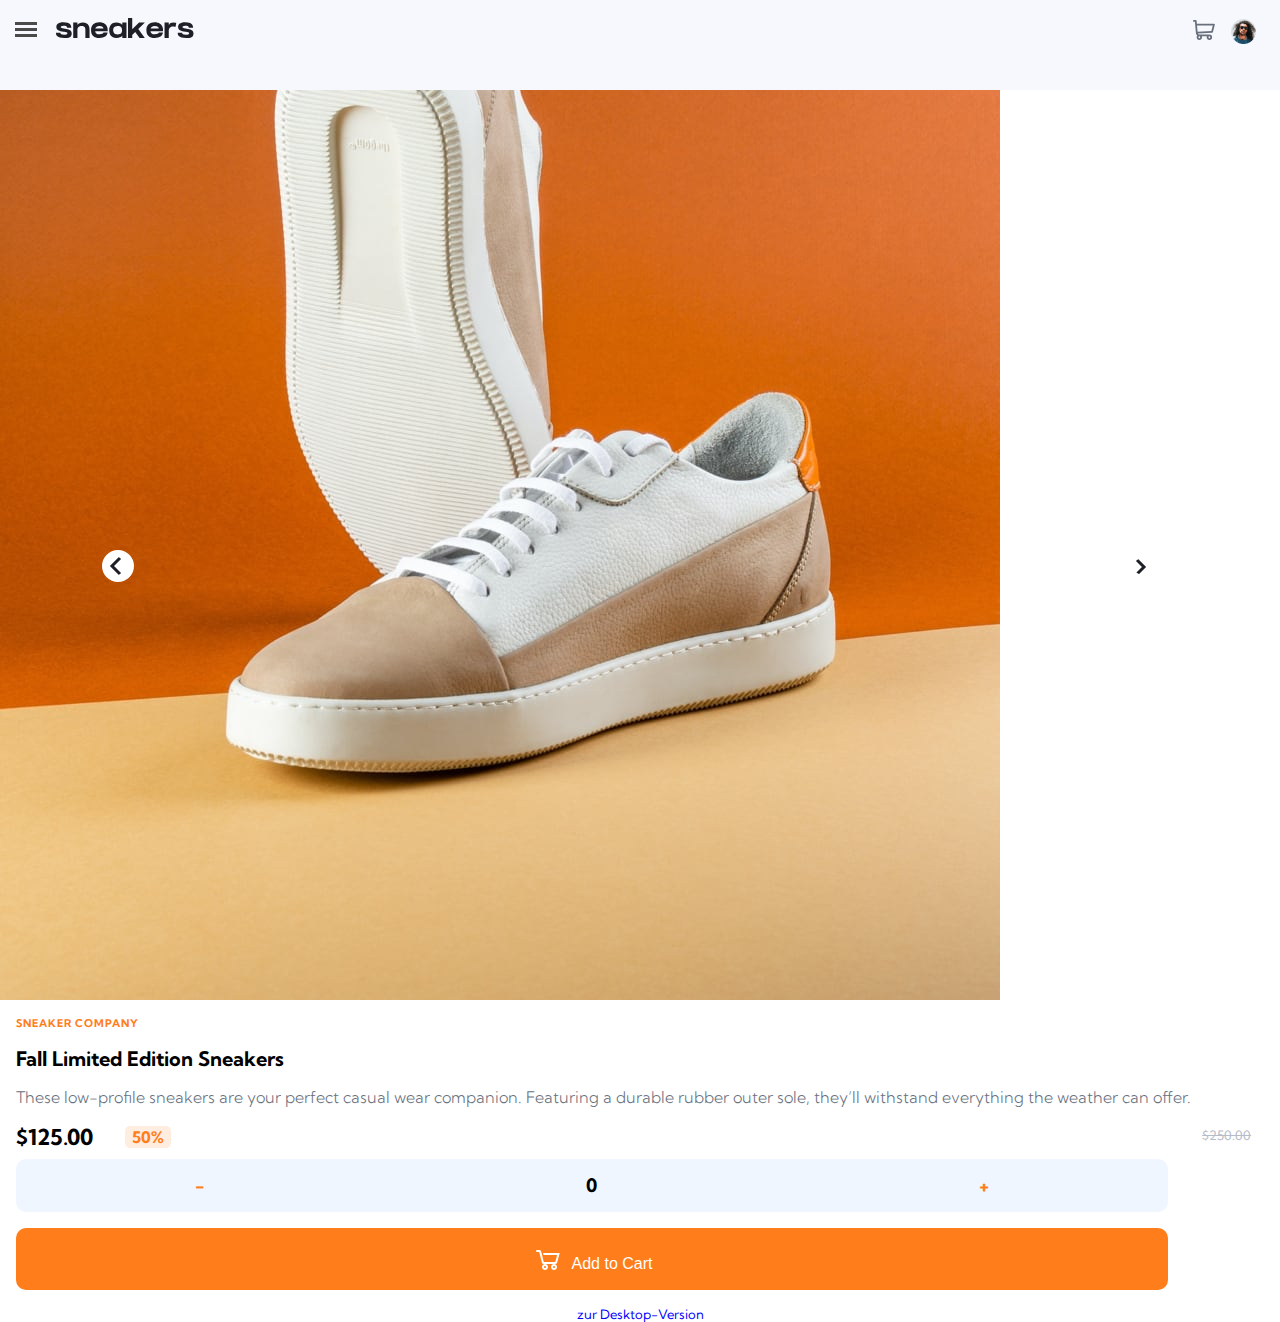
<file: index.html>
<!DOCTYPE html>
<html lang="en">
<head>
  <meta charset="UTF-8">
  <meta name="viewport" content="width=375, height=792, initial-scale=1.0"> 
  <link rel="icon" type="image/png" sizes="32x32" href="./images/favicon-32x32.png">
  <link rel="stylesheet" href="./css/mobile.css">
  <title>Frontend Mentor | E-commerce product page</title>
</head>
<body>
  <nav>
    <div id="sidebarContainer">
      <input type="checkbox" class="openSideMenu" id="openSideMenu">
      <label for="openSideMenu" class="sideIconToggle">
        <div class="spinner diagonal part-1"></div>
        <div class="spinner horizontal"></div>
        <div class="spinner diagonal part-2"></div>
      </label>
      <div id="sideMenu">
        <ul class="sideMenuInner">
          <li class="active"><a href="#" data-toggle="tab">Collections</a></li>
          <li><a href="#" data-toggle="tab">Men</a></li>
          <li><a href="#" data-toggle="tab">Women</a></li>
          <li><a href="#" data-toggle="tab">About</a></li>
          <li><a href="#" data-toggle="tab">Contact</a></li>
        </ul>
      </div>
      <div class="logo">
        <svg width="138" height="20" xmlns="http://www.w3.org/2000/svg">
          <path d="M8.217 20c4.761 0 7.519-.753 7.519-4.606 0-3.4-3.38-4.172-6.66-4.682l-.56-.085-.279-.041-.35-.053c-2.7-.405-3.18-.788-3.18-1.471 0-.478.49-1.331 2.843-1.331 2.455 0 3.493.647 3.493 1.87v.134h4.281v-.133c0-2.389-1.35-5.238-7.774-5.238-5.952 0-7.201 2.584-7.201 4.752 0 3.097 2.763 4.086 7.223 4.675.21.028.433.054.659.081 1.669.197 3.172.42 3.172 1.585 0 1.01-1.615 1.222-3.298 1.222-2.797 0-3.784-.593-3.784-1.92v-.134H.002L0 14.926v.317c.008.79.118 1.913 1.057 2.862C2.303 19.362 4.712 20 8.217 20Zm13.21 0v-7.49c0-2.104.547-4.423 4.176-4.423 3.915 0 3.778 2.777 3.768 4.042V20h4.18v-7.768c0-2.264-.176-7.766-6.732-7.766-2.778 0-4.192.911-5.195 2.28h-.197V4.467H17.22V20h4.207Zm21.959 0c5.094 0 7.787-2.07 8.217-5.405H47.53c-.386 1.02-1.63 1.72-4.143 1.72-2.721 0-3.962-1.03-4.25-3.106h12.527c.24-2.13-.029-5.417-3.026-7.44v.005c-1.312-.915-3.056-1.465-5.251-1.465-5.24 0-8.336 2.772-8.336 7.845 0 5.17 3.02 7.846 8.336 7.846Zm4.099-9.574h-8.188c.486-1.574 1.764-2.431 4.089-2.431 2.994 0 3.755 1.267 4.099 2.431ZM70.499 20V4.457H66.29V6.74h-.176c-1.053-1.377-2.809-2.283-5.677-2.283-6.433 0-7.225 5.293-7.253 7.635v.137c0 2.092.732 7.771 7.241 7.771 2.914 0 4.684-.818 5.734-2.169h.131V20H70.5Zm-8.854-3.623c-3.996 0-4.447-3.032-4.447-4.148 0-1.21.426-4.148 4.455-4.148 3.631 0 4.374 2.044 4.374 4.148 0 2.35-.742 4.148-4.382 4.148ZM88.826 20l-6.529-9.045 6.588-6.488h-5.827l-6.836 6.756V0h-4.187v19.954h4.187V16.94l3.02-2.976L83.6 20h5.226Zm9.9 0c5.094 0 7.786-2.07 8.217-5.405h-4.074c-.387 1.02-1.63 1.72-4.143 1.72-2.721 0-3.962-1.03-4.25-3.106h12.527c.24-2.13-.029-5.417-3.026-7.44v.005c-1.312-.915-3.057-1.465-5.251-1.465-5.24 0-8.336 2.772-8.336 7.845 0 5.17 3.02 7.846 8.336 7.846Zm4.098-9.574h-8.187c.485-1.574 1.763-2.431 4.089-2.431 2.994 0 3.755 1.267 4.098 2.431ZM112.76 20v-6.97c0-2.103.931-4.542 4.05-4.542 1.33 0 2.393.236 2.785.346l.67-3.976c-.728-.16-1.626-.392-2.757-.392-2.665 0-3.622.794-4.486 2.282h-.262V4.466h-4.21V20h4.21Zm17.221 0c4.761 0 7.519-.753 7.519-4.606 0-3.4-3.38-4.172-6.66-4.682l-.56-.085-.279-.041-.349-.053c-2.701-.405-3.181-.788-3.181-1.471 0-.478.49-1.331 2.843-1.331 2.455 0 3.493.647 3.493 1.87v.134h4.282v-.133c0-2.389-1.35-5.238-7.775-5.238-5.952 0-7.201 2.584-7.201 4.752 0 3.097 2.763 4.086 7.224 4.675.21.028.432.054.658.081 1.669.197 3.172.42 3.172 1.585 0 1.01-1.615 1.222-3.298 1.222-2.796 0-3.784-.593-3.784-1.92v-.134h-4.319l-.001.301v.317c.008.79.117 1.913 1.056 2.862 1.246 1.257 3.655 1.895 7.16 1.895Z" fill="#1D2026" fill-rule="nonzero"/></svg>
      </div>
      <div class="right-icons">
        <div>
          <svg id="cart" width="22" height="20" xmlns="http://www.w3.org/2000/svg"><path d="M20.925 3.641H3.863L3.61.816A.896.896 0 0 0 2.717 0H.897a.896.896 0 1 0 0 1.792h1l1.031 11.483c.073.828.52 1.726 1.291 2.336C2.83 17.385 4.099 20 6.359 20c1.875 0 3.197-1.87 2.554-3.642h4.905c-.642 1.77.677 3.642 2.555 3.642a2.72 2.72 0 0 0 2.717-2.717 2.72 2.72 0 0 0-2.717-2.717H6.365c-.681 0-1.274-.41-1.53-1.009l14.321-.842a.896.896 0 0 0 .817-.677l1.821-7.283a.897.897 0 0 0-.87-1.114ZM6.358 18.208a.926.926 0 0 1 0-1.85.926.926 0 0 1 0 1.85Zm10.015 0a.926.926 0 0 1 0-1.85.926.926 0 0 1 0 1.85Zm2.021-7.243-13.8.81-.57-6.341h15.753l-1.383 5.53Z" fill="#69707D" fill-rule="nonzero"/></svg>
          <span id="cart-quantity"></span>
        </div>
        <img id="avatar" src="./img/image-avatar.png" alt="avatar">
      </div>
      </div>
    </div>
  </nav>
<main>
  <header class="image-container">
    <img id="product-main" src="./img/image-product-1.jpg" alt="">
    <div class="previous-next">
      <svg class="previous-icon" width="12" height="18" xmlns="http://www.w3.org/2000/svg"><path d="M11 1 3 9l8 8" stroke="#1D2026" stroke-width="3" fill="none" fill-rule="evenodd"/></svg>
      <svg class="next-icon" width="13" height="18" xmlns="http://www.w3.org/2000/svg"><path d="m2 1 8 8-8 8" stroke="#1D2026" stroke-width="3" fill="none" fill-rule="evenodd"/></svg>
    </div>
  </header>
    <section>
      <article>
      <h6>SNEAKER COMPANY</h5>
      <h1>Fall Limited Edition Sneakers</h1>
      <p>These low-profile sneakers are your perfect casual wear companion. Featuring a 
        durable rubber outer sole, they’ll withstand everything the weather can offer.
      </p>
    </article>
    <div class="pricing-area">
      <div class="area-left">
      <p id="price">$125.00</p>
      <p id="discount">50%</p>
      </div>
      <div class="area-right">
      <del>$250.00</del>
      </div>
    </div>
    <div class="quantity-box">
      <h3 id="minus" onclick="updateQuantity(-1)">-</h3>
      <h3 id="quantity">0</h3>
      <h3 id="plus" onclick="updateQuantity(1)">+</h3>
    </div>
    <button id="addToCartButton" onclick="addToCart()">
      <img class="btn-cart" src="./img/btn-cart.png" alt=""><span>Add to Cart</span>
    </button>
    <div id="move-page">
    <a href="./desktop/index.html">zur Desktop-Version</a>
    </div>
  </section>
  </main>
  <script src="./js/mobile.js"></script>
  </body>
  </html>
</file>
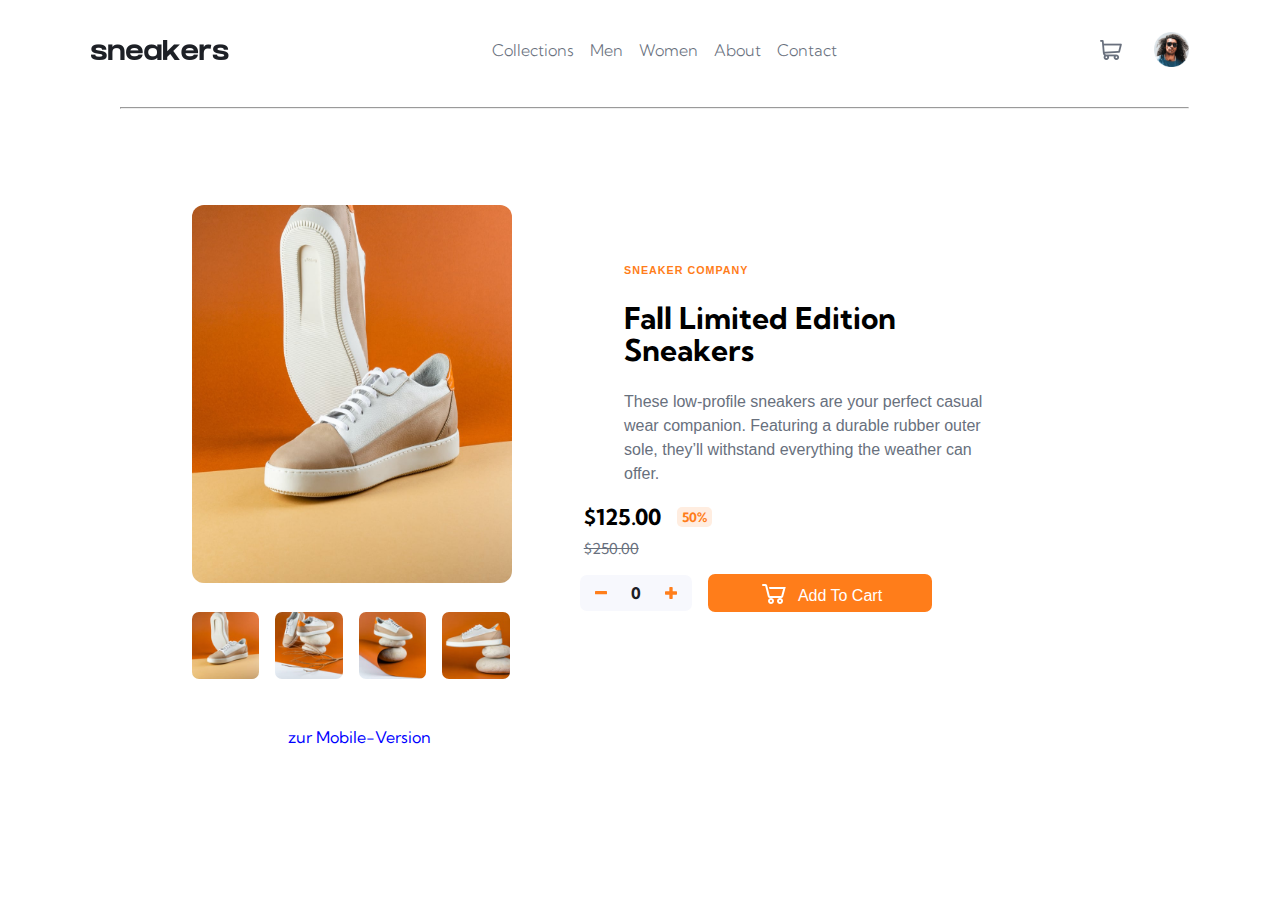
<file: desktop/index.html>
<!DOCTYPE html>
<html lang="en">
  <head>
    <meta charset="UTF-8" />
    <meta name="viewport" content="width=1440, height=900, initial-scale=1.0" />
    <title>Frontend Mentor | E-commerce product page</title>
    <link rel="stylesheet" href="../css/desktop.css" />
    <link rel="stylesheet" href="../css/lightbox.css" />
  </head>
  <body>
    <main>
      <nav>
        <img src="../img/logo.png" alt="logo" />
        <ul>
          <li><a href="#">Collections</a></li>
          <li><a href="#">Men</a></li>
          <li><a href="#">Women</a></li>
          <li><a href="#">About</a></li>
          <li><a href="#">Contact</a></li>
        </ul>
        <div class="right-icons">
          <img id="cart" src="../img/icon-cart.png" alt="cart" />
          <span id="cart-quantity"></span>
          <img id="avatar" src="../img/image-avatar.png" alt="avatar" />
        </div>
      </nav>
      <hr />
      <section>
        <img
          id="product-main"
          src="../img/image-product-1.jpg"
          alt="main-pic"
        />
        <article>
          <h6>SNEAKER COMPANY</h6>
          <h1>Fall Limited Edition Sneakers</h1>
          <p>
            These low-profile sneakers are your perfect casual wear companion.
            Featuring a durable rubber outer sole, they’ll withstand everything
            the weather can offer.
          </p>
        </article>
      </section>
      <div class="price-description">
        <p id="price">$125.00</p>
        <p id="discount">50%</p>
      </div>
      <div class="retail-price">
        <del>$250.00</del>
      </div>
      <div class="order-field">
        <div class="quantity-box">
          <svg
            id="minus"
            width="12"
            height="4"
            xmlns="http://www.w3.org/2000/svg"
            xmlns:xlink="http://www.w3.org/1999/xlink"
          >
            <defs>
              <path
                d="M11.357 3.332A.641.641 0 0 0 12 2.69V.643A.641.641 0 0 0 11.357 0H.643A.641.641 0 0 0 0 .643v2.046c0 .357.287.643.643.643h10.714Z"
                id="a"
              />
            </defs>
            <use
              fill="#FF7E1B"
              fill-rule="nonzero"
              xlink:href="#a"
              onclick="updateQuantity(-1)"
            />
          </svg>
          <h3 id="quantity">0</h3>
          <svg
            id="plus"
            width="12"
            height="12"
            xmlns="http://www.w3.org/2000/svg"
            xmlns:xlink="http://www.w3.org/1999/xlink"
          >
            <defs>
              <path
                d="M12 7.023V4.977a.641.641 0 0 0-.643-.643h-3.69V.643A.641.641 0 0 0 7.022 0H4.977a.641.641 0 0 0-.643.643v3.69H.643A.641.641 0 0 0 0 4.978v2.046c0 .356.287.643.643.643h3.69v3.691c0 .356.288.643.644.643h2.046a.641.641 0 0 0 .643-.643v-3.69h3.691A.641.641 0 0 0 12 7.022Z"
                id="b"
              />
            </defs>
            <use
              fill="#FF7E1B"
              fill-rule="nonzero"
              xlink:href="#b"
              id="plus"
              onclick="updateQuantity(1)"
            />
          </svg>
        </div>
        <button id="addToCartButton" onclick="addToCart()">
          <img class="btn-cart" src="../img/btn-cart.png" alt="btn-cart" /><span
            >Add To Cart</span
          >
        </button>
      </div>
      <div class="gallery">
        <img
          class="thumb-one"
          src="../img/image-product-1-thumbnail.jpg"
          alt="thumb"
          onclick="openLightBox('thumb-one')"
        />
        <img
          class="thumb-two"
          src="../img/image-product-2-thumbnail.jpg"
          alt="thumb"
          onclick="openLightBox('thumb-two')"
        />
        <img
          class="thumb-three"
          src="../img/image-product-3-thumbnail.jpg"
          alt="thumb"
          onclick="openLightBox('thumb-three')"
        />
        <img
          class="thumb-four"
          src="../img/image-product-4-thumbnail.jpg"
          alt="thumb"
          onclick="openLightBox('thumb-four')"
        />
      </div>
      <section class="lightbox-area">
        <div id="lightbox" onclick="closeLightBox()">
          <img id="icon-close" src="../img/icon-close.png" alt="close" />
          <img
            id="prev-icon"
            src="../img/icon-previous.png"
            alt="previous"
            onclick="changeImage(-1)"
          />
          <div class="main-pic">
            <img
              id="product-one"
              class="thumb-one"
              src="../img/image-product-1.jpg"
              alt="image-1"
            />
            <img
              id="product-two"
              class="thumb-two"
              src="../img/image-product-2.jpg"
              alt="image-2"
            />
            <img
              id="product-three"
              class="thumb-three"
              src="../img/image-product-3.jpg"
              alt="image-3"
            />
            <img
              id="product-four"
              class="thumb-four"
              src="../img/image-product-4.jpg"
              alt="image-4"
            />
          </div>
          <img
            id="next-icon"
            src="../img/icon-next.png"
            alt="next"
            onclick="changeImage(1)"
          />
          <div id="lightbox-container">
            <img
              class="thumb-one"
              src="../img/image-product-1-thumbnail.jpg"
              alt="thumb-one"
            />
            <img
              class="thumb-two"
              src="../img/image-product-2-thumbnail.jpg"
              alt="thumb-two"
            />
            <img
              class="thumb-three"
              src="../img/image-product-3-thumbnail.jpg"
              alt="thumb-three"
            />
            <img
              class="thumb-four"
              src="../img/image-product-4-thumbnail.jpg"
              alt="thumb-four"
            />
          </div>
        </div>
      </section>
      <a id="move-page" href="../index.html">zur Mobile-Version</a>
    </main>
    <script src="../js/desktop.js"></script>
    <script src="../js/lightbox.js"></script>
  </body>
</html>
</file>
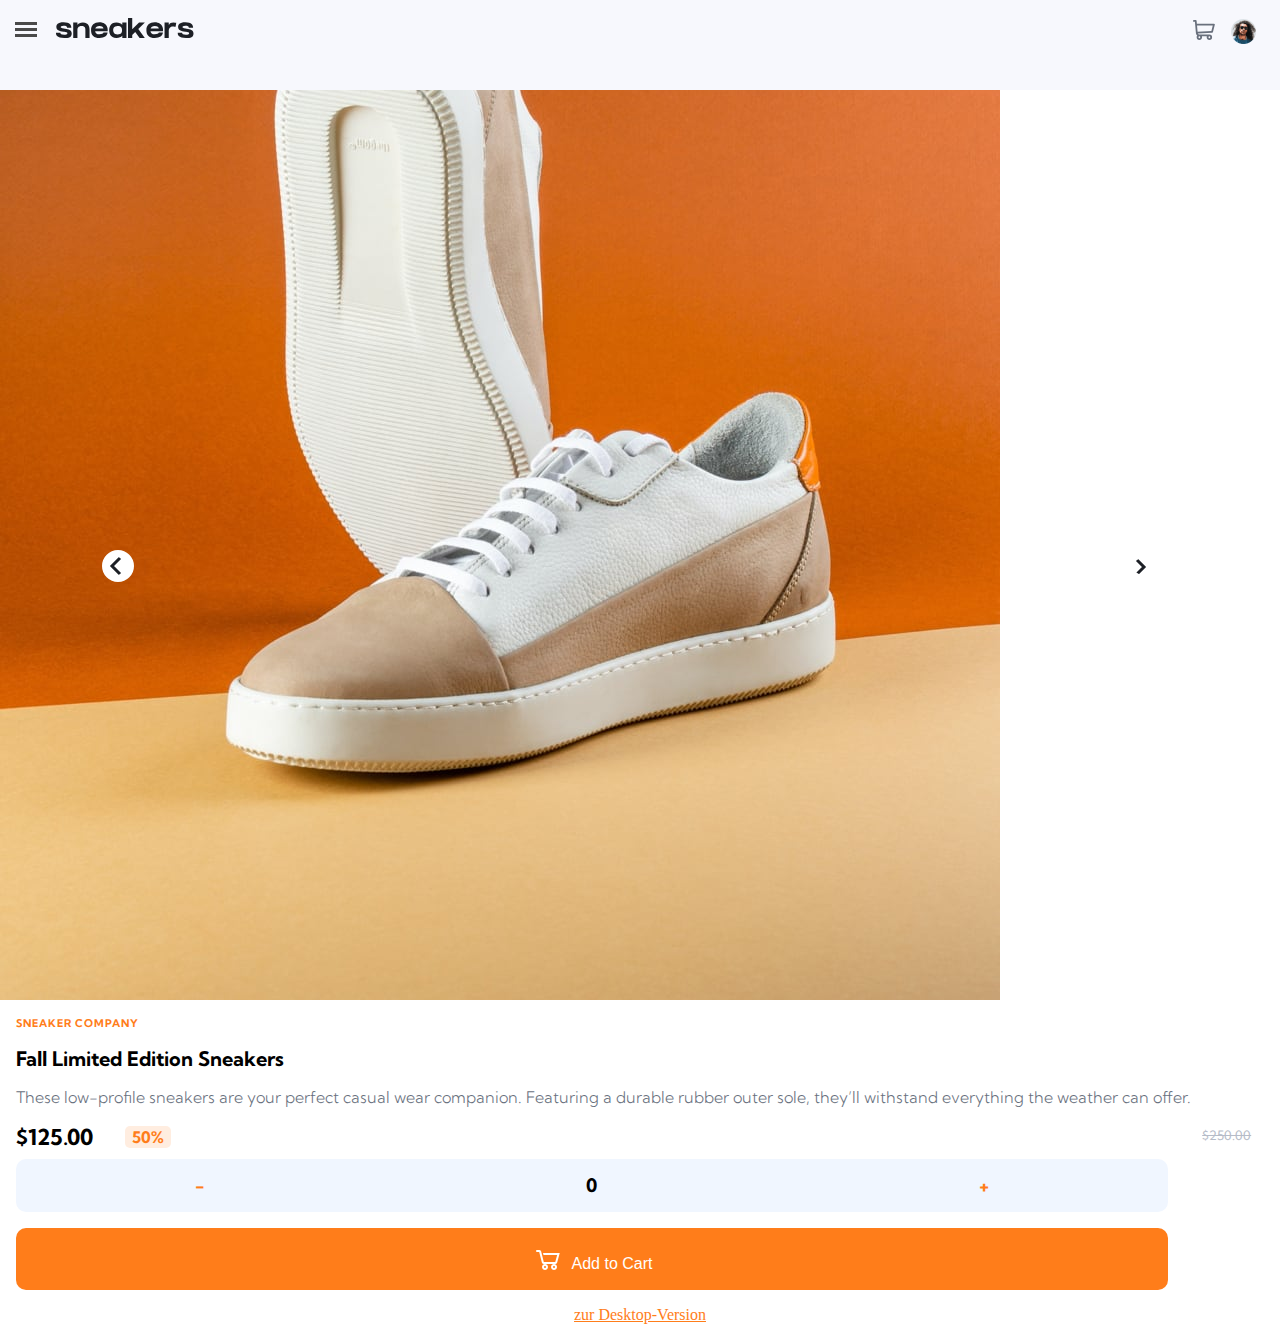
<file: mobile/index.html>
<!DOCTYPE html>
<html lang="en">
<head>
  <meta charset="UTF-8">
  <meta name="viewport" content="width=375, height=792, initial-scale=1.0"> 
  <link rel="icon" type="image/png" sizes="32x32" href="./images/favicon-32x32.png">
  <link rel="stylesheet" href="../css/mobile.css">
  <title>Frontend Mentor | E-commerce product page</title>
</head>
<body>
  <nav>
    <div id="sidebarContainer">
      <input type="checkbox" class="openSideMenu" id="openSideMenu">
      <label for="openSideMenu" class="sideIconToggle">
        <div class="spinner diagonal part-1"></div>
        <div class="spinner horizontal"></div>
        <div class="spinner diagonal part-2"></div>
      </label>
      <div id="sideMenu">
        <ul class="sideMenuInner">
          <li class="active"><a href="#" data-toggle="tab">Collections</a></li>
          <li><a href="#" data-toggle="tab">Men</a></li>
          <li><a href="#" data-toggle="tab">Women</a></li>
          <li><a href="#" data-toggle="tab">About</a></li>
          <li><a href="#" data-toggle="tab">Contact</a></li>
        </ul>
      </div>
      <div class="logo">
        <svg width="138" height="20" xmlns="http://www.w3.org/2000/svg">
          <path d="M8.217 20c4.761 0 7.519-.753 7.519-4.606 0-3.4-3.38-4.172-6.66-4.682l-.56-.085-.279-.041-.35-.053c-2.7-.405-3.18-.788-3.18-1.471 0-.478.49-1.331 2.843-1.331 2.455 0 3.493.647 3.493 1.87v.134h4.281v-.133c0-2.389-1.35-5.238-7.774-5.238-5.952 0-7.201 2.584-7.201 4.752 0 3.097 2.763 4.086 7.223 4.675.21.028.433.054.659.081 1.669.197 3.172.42 3.172 1.585 0 1.01-1.615 1.222-3.298 1.222-2.797 0-3.784-.593-3.784-1.92v-.134H.002L0 14.926v.317c.008.79.118 1.913 1.057 2.862C2.303 19.362 4.712 20 8.217 20Zm13.21 0v-7.49c0-2.104.547-4.423 4.176-4.423 3.915 0 3.778 2.777 3.768 4.042V20h4.18v-7.768c0-2.264-.176-7.766-6.732-7.766-2.778 0-4.192.911-5.195 2.28h-.197V4.467H17.22V20h4.207Zm21.959 0c5.094 0 7.787-2.07 8.217-5.405H47.53c-.386 1.02-1.63 1.72-4.143 1.72-2.721 0-3.962-1.03-4.25-3.106h12.527c.24-2.13-.029-5.417-3.026-7.44v.005c-1.312-.915-3.056-1.465-5.251-1.465-5.24 0-8.336 2.772-8.336 7.845 0 5.17 3.02 7.846 8.336 7.846Zm4.099-9.574h-8.188c.486-1.574 1.764-2.431 4.089-2.431 2.994 0 3.755 1.267 4.099 2.431ZM70.499 20V4.457H66.29V6.74h-.176c-1.053-1.377-2.809-2.283-5.677-2.283-6.433 0-7.225 5.293-7.253 7.635v.137c0 2.092.732 7.771 7.241 7.771 2.914 0 4.684-.818 5.734-2.169h.131V20H70.5Zm-8.854-3.623c-3.996 0-4.447-3.032-4.447-4.148 0-1.21.426-4.148 4.455-4.148 3.631 0 4.374 2.044 4.374 4.148 0 2.35-.742 4.148-4.382 4.148ZM88.826 20l-6.529-9.045 6.588-6.488h-5.827l-6.836 6.756V0h-4.187v19.954h4.187V16.94l3.02-2.976L83.6 20h5.226Zm9.9 0c5.094 0 7.786-2.07 8.217-5.405h-4.074c-.387 1.02-1.63 1.72-4.143 1.72-2.721 0-3.962-1.03-4.25-3.106h12.527c.24-2.13-.029-5.417-3.026-7.44v.005c-1.312-.915-3.057-1.465-5.251-1.465-5.24 0-8.336 2.772-8.336 7.845 0 5.17 3.02 7.846 8.336 7.846Zm4.098-9.574h-8.187c.485-1.574 1.763-2.431 4.089-2.431 2.994 0 3.755 1.267 4.098 2.431ZM112.76 20v-6.97c0-2.103.931-4.542 4.05-4.542 1.33 0 2.393.236 2.785.346l.67-3.976c-.728-.16-1.626-.392-2.757-.392-2.665 0-3.622.794-4.486 2.282h-.262V4.466h-4.21V20h4.21Zm17.221 0c4.761 0 7.519-.753 7.519-4.606 0-3.4-3.38-4.172-6.66-4.682l-.56-.085-.279-.041-.349-.053c-2.701-.405-3.181-.788-3.181-1.471 0-.478.49-1.331 2.843-1.331 2.455 0 3.493.647 3.493 1.87v.134h4.282v-.133c0-2.389-1.35-5.238-7.775-5.238-5.952 0-7.201 2.584-7.201 4.752 0 3.097 2.763 4.086 7.224 4.675.21.028.432.054.658.081 1.669.197 3.172.42 3.172 1.585 0 1.01-1.615 1.222-3.298 1.222-2.796 0-3.784-.593-3.784-1.92v-.134h-4.319l-.001.301v.317c.008.79.117 1.913 1.056 2.862 1.246 1.257 3.655 1.895 7.16 1.895Z" fill="#1D2026" fill-rule="nonzero"/></svg>
      </div>
      <div class="right-icons">
        <div>
          <svg id="cart" width="22" height="20" xmlns="http://www.w3.org/2000/svg"><path d="M20.925 3.641H3.863L3.61.816A.896.896 0 0 0 2.717 0H.897a.896.896 0 1 0 0 1.792h1l1.031 11.483c.073.828.52 1.726 1.291 2.336C2.83 17.385 4.099 20 6.359 20c1.875 0 3.197-1.87 2.554-3.642h4.905c-.642 1.77.677 3.642 2.555 3.642a2.72 2.72 0 0 0 2.717-2.717 2.72 2.72 0 0 0-2.717-2.717H6.365c-.681 0-1.274-.41-1.53-1.009l14.321-.842a.896.896 0 0 0 .817-.677l1.821-7.283a.897.897 0 0 0-.87-1.114ZM6.358 18.208a.926.926 0 0 1 0-1.85.926.926 0 0 1 0 1.85Zm10.015 0a.926.926 0 0 1 0-1.85.926.926 0 0 1 0 1.85Zm2.021-7.243-13.8.81-.57-6.341h15.753l-1.383 5.53Z" fill="#69707D" fill-rule="nonzero"/></svg>
          <span id="cart-quantity"></span>
        </div>
        <img id="avatar" src="../img/image-avatar.png" alt="avatar">
      </div>
      </div>
    </div>
  </nav>
<main>
  <header class="image-container">
    <img id="product-main" src="../img/image-product-1.jpg" alt="">
    <div class="previous-next">
      <svg class="previous-icon" width="12" height="18" xmlns="http://www.w3.org/2000/svg"><path d="M11 1 3 9l8 8" stroke="#1D2026" stroke-width="3" fill="none" fill-rule="evenodd"/></svg>
      <svg class="next-icon" width="13" height="18" xmlns="http://www.w3.org/2000/svg"><path d="m2 1 8 8-8 8" stroke="#1D2026" stroke-width="3" fill="none" fill-rule="evenodd"/></svg>
    </div>
  </header>
    <section>
      <article>
      <h6>SNEAKER COMPANY</h5>
      <h1>Fall Limited Edition Sneakers</h1>
      <p>These low-profile sneakers are your perfect casual wear companion. Featuring a 
        durable rubber outer sole, they’ll withstand everything the weather can offer.
      </p>
    </article>
    <div class="pricing-area">
      <div class="area-left">
      <p id="price">$125.00</p>
      <p id="discount">50%</p>
      </div>
      <div class="area-right">
      <del>$250.00</del>
      </div>
    </div>
    <div class="quantity-box">
      <h3 id="minus" onclick="updateQuantity(-1)">-</h3>
      <h3 id="quantity">0</h3>
      <h3 id="plus" onclick="updateQuantity(1)">+</h3>
    </div>
    <button id="addToCartButton" onclick="addToCart()">
      <img class="btn-cart" src="../img/btn-cart.png" alt=""><span>Add to Cart</span>
    </button>
    <a id="move-page" href="../desktop/index.html">zur Desktop-Version</a>
  </section>
  </main>
  <script src="../js/mobile.js"></script>
  </body>
  </html>
</file>
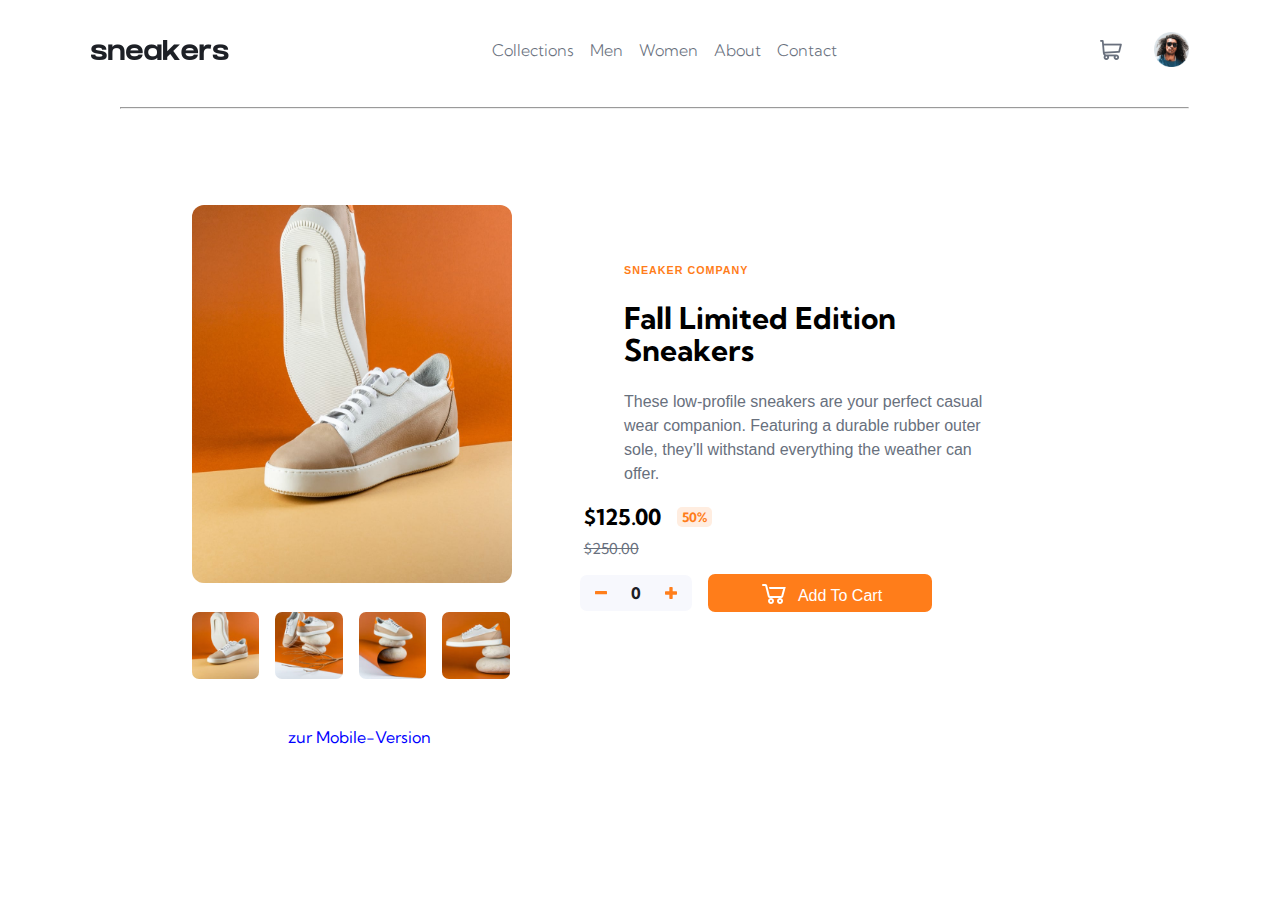
<file: desktop.html>
<!DOCTYPE html>
<html lang="en">
  <head>
    <meta charset="UTF-8" />
    <meta name="viewport" content="width=1440, height=900, initial-scale=1.0" />
    <title>Frontend Mentor | E-commerce product page</title>
    <link rel="stylesheet" href="css/desktop.css" />
    <link rel="stylesheet" href="css/lightbox.css" />

  </head>
  <body>
    <main>
      <nav>
        <img src="./img/logo.png" alt="logo" />
        <ul>
          <li><a href="#">Collections</a></li>
          <li><a href="#">Men</a></li>
          <li><a href="#">Women</a></li>
          <li><a href="#">About</a></li>
          <li><a href="#">Contact</a></li>
        </ul>
        <div class="right-icons">
          <img id="cart" src="./img/icon-cart.png" alt="cart">
          <span id="cart-quantity"></span>
          <img id="avatar" src="./img/image-avatar.png" alt="avatar" />
        </div>
      </nav>
      <hr />
    <section>
      <img id="product-main" src="./img/image-product-1.jpg" alt="main-pic">
      <article>
        <h6>SNEAKER COMPANY</h5>
          <h1>Fall Limited Edition Sneakers</h1>
          <p>These low-profile sneakers are your perfect casual wear companion. Featuring a 
            durable rubber outer sole, they’ll withstand everything the weather can offer.
          </p>
        </article>
      </section>
      <div class="price-description">
        <p id="price">$125.00</p>
        <p id="discount">50%</p>
        </div>
        <div class="retail-price">
        <del>$250.00</del>
        </div>
        <div class="order-field">
        <div class="quantity-box">
          <svg id="minus" width="12" height="4" xmlns="http://www.w3.org/2000/svg" xmlns:xlink="http://www.w3.org/1999/xlink"><defs><path d="M11.357 3.332A.641.641 0 0 0 12 2.69V.643A.641.641 0 0 0 11.357 0H.643A.641.641 0 0 0 0 .643v2.046c0 .357.287.643.643.643h10.714Z" id="a"/></defs><use fill="#FF7E1B" fill-rule="nonzero" xlink:href="#a" onclick="updateQuantity(-1)"/></svg>
          <h3 id="quantity">0</h3>
          <svg width="12" height="12" xmlns="http://www.w3.org/2000/svg" xmlns:xlink="http://www.w3.org/1999/xlink"><defs><path d="M12 7.023V4.977a.641.641 0 0 0-.643-.643h-3.69V.643A.641.641 0 0 0 7.022 0H4.977a.641.641 0 0 0-.643.643v3.69H.643A.641.641 0 0 0 0 4.978v2.046c0 .356.287.643.643.643h3.69v3.691c0 .356.288.643.644.643h2.046a.641.641 0 0 0 .643-.643v-3.69h3.691A.641.641 0 0 0 12 7.022Z" id="b"/></defs><use fill="#FF7E1B" fill-rule="nonzero" xlink:href="#b" id="plus"onclick="updateQuantity(1)"
            /></svg>
        </div>
        <button id="addToCartButton" onclick="addToCart()">
        <img class="btn-cart" src="./img/btn-cart.png" alt="btn-cart"><span>Add To Cart</span>
        </button>
        </div>
        <div class="gallery">
          <img class="thumb-one" src="./img/image-product-1-thumbnail.jpg" alt="thumb" onclick="openLightBox('thumb-one')"/>
          <img class="thumb-two" src="./img/image-product-2-thumbnail.jpg" alt="thumb" onclick="openLightBox('thumb-two')"/>
          <img class="thumb-three" src="./img/image-product-3-thumbnail.jpg" alt="thumb" onclick="openLightBox('thumb-three')"/>
          <img class="thumb-four" src="./img/image-product-4-thumbnail.jpg" alt="thumb" onclick="openLightBox('thumb-four')"/>
        </div>
        <section class="lightbox-area">
          <div id="lightbox" onclick="closeLightBox()">
            <img id="icon-close" src="./img/icon-close.png" alt="close">
            <img id="prev-icon" src="./img/icon-previous.png" alt="previous" onclick="showPrevImage()"">
            <div class="main-pic">
              <img id="product-one" class="thumb-one" src="./img/image-product-1.jpg" alt="image-1" />
              <img id="product-two" class="thumb-two" src="./img/image-product-2.jpg" alt="image-2" />
              <img id="product-three" class="thumb-three" src="./img/image-product-3.jpg" alt="image-3" />
              <img id="product-four" class="thumb-four" src="./img/image-product-4.jpg" alt="image-4" />
            </div>
            <img id="next-icon" src="./img/icon-next.png" alt="next" onclick="showPrevImage()">
            <div id="lightbox-container">
              <img class="thumb-one" src="./img/image-product-1-thumbnail.jpg" alt="thumb-one" />
              <img class="thumb-two" src="./img/image-product-2-thumbnail.jpg" alt="thumb-two" />
              <img class="thumb-three" src="./img/image-product-3-thumbnail.jpg" alt="thumb-three" />
              <img class="thumb-four" src="./img/image-product-4-thumbnail.jpg" alt="thumb-four" />
            </div>
          </div>
          </section>
          <a id="move-page" href="mobile.html">zur Mobile-Version</a>
          </main>
          <script src="./js/desktop.js"></script>
          <script src="./js/lightbox.js"></script>
        </body>
      </html>
</file>
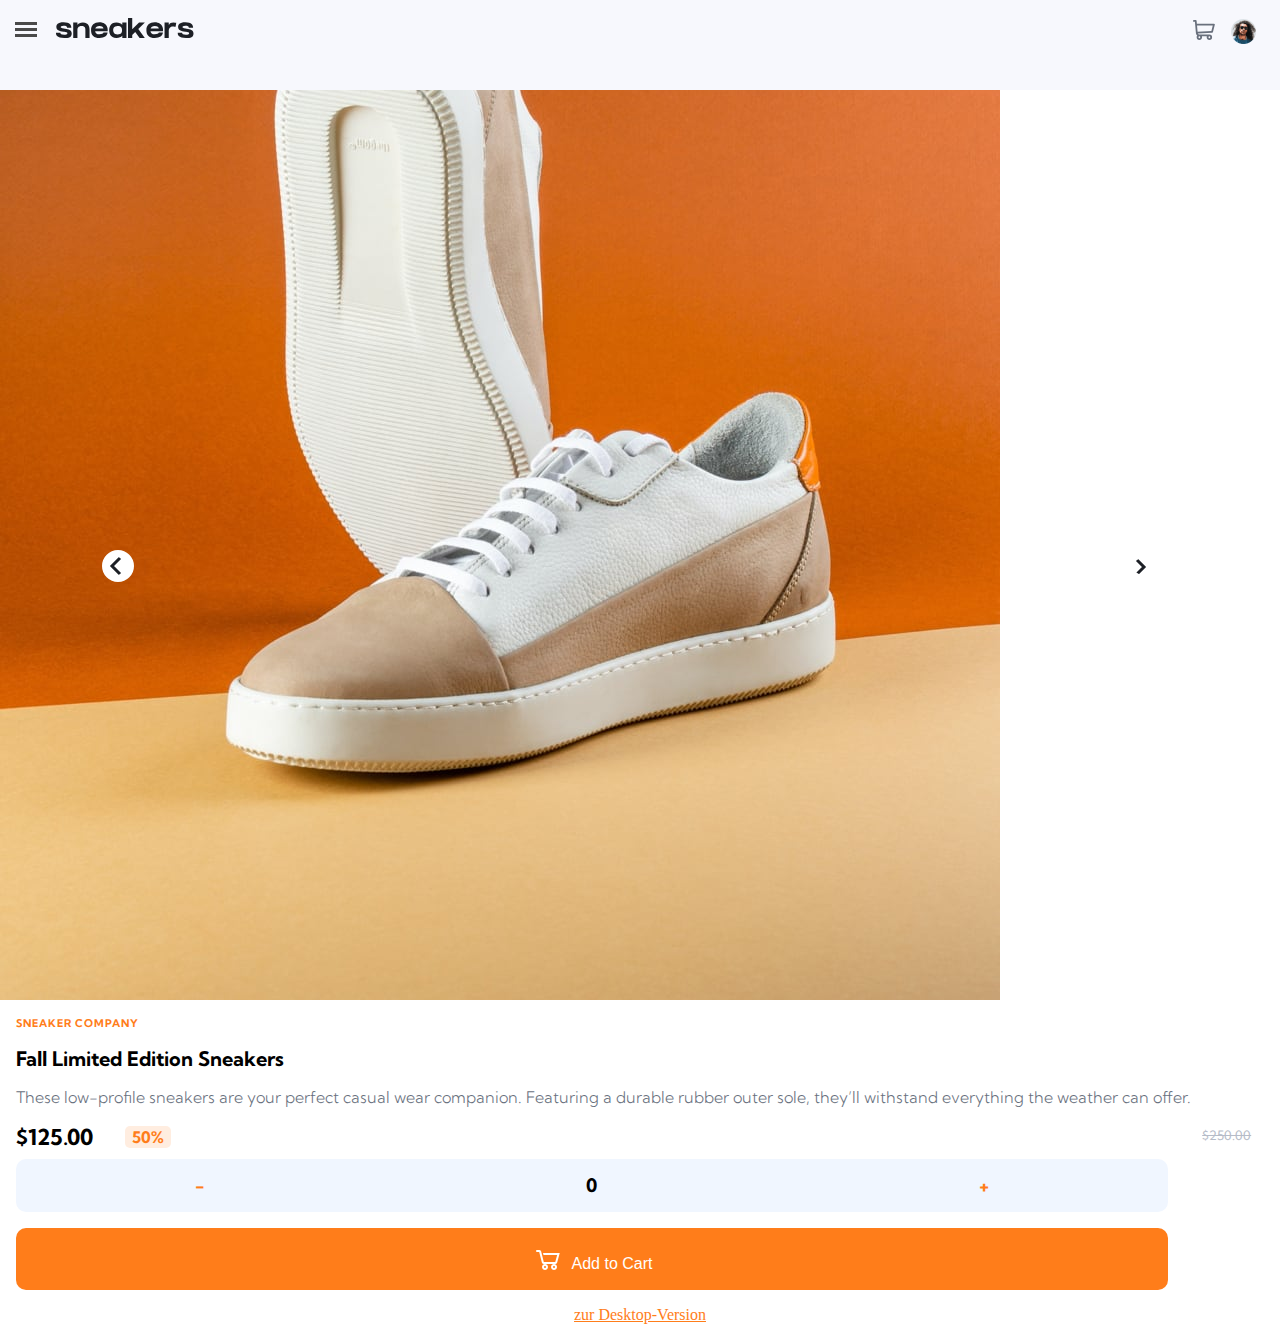
<file: index.mobile.html>
<!DOCTYPE html>
<html lang="en">
<head>
  <meta charset="UTF-8">
  <meta name="viewport" content="width=375, height=792, initial-scale=1.0"> 
  <link rel="icon" type="image/png" sizes="32x32" href="./images/favicon-32x32.png">
  <link rel="stylesheet" href="css/mobile.css">
  <title>Frontend Mentor | E-commerce product page</title>
</head>
<body>
  <nav>
    <div id="sidebarContainer">
      <input type="checkbox" class="openSideMenu" id="openSideMenu">
      <label for="openSideMenu" class="sideIconToggle">
        <div class="spinner diagonal part-1"></div>
        <div class="spinner horizontal"></div>
        <div class="spinner diagonal part-2"></div>
      </label>
      <div id="sideMenu">
        <ul class="sideMenuInner">
          <li class="active"><a href="#" data-toggle="tab">Collections</a></li>
          <li><a href="#" data-toggle="tab">Men</a></li>
          <li><a href="#" data-toggle="tab">Women</a></li>
          <li><a href="#" data-toggle="tab">About</a></li>
          <li><a href="#" data-toggle="tab">Contact</a></li>
        </ul>
      </div>
      <div class="logo">
        <svg width="138" height="20" xmlns="http://www.w3.org/2000/svg">
          <path d="M8.217 20c4.761 0 7.519-.753 7.519-4.606 0-3.4-3.38-4.172-6.66-4.682l-.56-.085-.279-.041-.35-.053c-2.7-.405-3.18-.788-3.18-1.471 0-.478.49-1.331 2.843-1.331 2.455 0 3.493.647 3.493 1.87v.134h4.281v-.133c0-2.389-1.35-5.238-7.774-5.238-5.952 0-7.201 2.584-7.201 4.752 0 3.097 2.763 4.086 7.223 4.675.21.028.433.054.659.081 1.669.197 3.172.42 3.172 1.585 0 1.01-1.615 1.222-3.298 1.222-2.797 0-3.784-.593-3.784-1.92v-.134H.002L0 14.926v.317c.008.79.118 1.913 1.057 2.862C2.303 19.362 4.712 20 8.217 20Zm13.21 0v-7.49c0-2.104.547-4.423 4.176-4.423 3.915 0 3.778 2.777 3.768 4.042V20h4.18v-7.768c0-2.264-.176-7.766-6.732-7.766-2.778 0-4.192.911-5.195 2.28h-.197V4.467H17.22V20h4.207Zm21.959 0c5.094 0 7.787-2.07 8.217-5.405H47.53c-.386 1.02-1.63 1.72-4.143 1.72-2.721 0-3.962-1.03-4.25-3.106h12.527c.24-2.13-.029-5.417-3.026-7.44v.005c-1.312-.915-3.056-1.465-5.251-1.465-5.24 0-8.336 2.772-8.336 7.845 0 5.17 3.02 7.846 8.336 7.846Zm4.099-9.574h-8.188c.486-1.574 1.764-2.431 4.089-2.431 2.994 0 3.755 1.267 4.099 2.431ZM70.499 20V4.457H66.29V6.74h-.176c-1.053-1.377-2.809-2.283-5.677-2.283-6.433 0-7.225 5.293-7.253 7.635v.137c0 2.092.732 7.771 7.241 7.771 2.914 0 4.684-.818 5.734-2.169h.131V20H70.5Zm-8.854-3.623c-3.996 0-4.447-3.032-4.447-4.148 0-1.21.426-4.148 4.455-4.148 3.631 0 4.374 2.044 4.374 4.148 0 2.35-.742 4.148-4.382 4.148ZM88.826 20l-6.529-9.045 6.588-6.488h-5.827l-6.836 6.756V0h-4.187v19.954h4.187V16.94l3.02-2.976L83.6 20h5.226Zm9.9 0c5.094 0 7.786-2.07 8.217-5.405h-4.074c-.387 1.02-1.63 1.72-4.143 1.72-2.721 0-3.962-1.03-4.25-3.106h12.527c.24-2.13-.029-5.417-3.026-7.44v.005c-1.312-.915-3.057-1.465-5.251-1.465-5.24 0-8.336 2.772-8.336 7.845 0 5.17 3.02 7.846 8.336 7.846Zm4.098-9.574h-8.187c.485-1.574 1.763-2.431 4.089-2.431 2.994 0 3.755 1.267 4.098 2.431ZM112.76 20v-6.97c0-2.103.931-4.542 4.05-4.542 1.33 0 2.393.236 2.785.346l.67-3.976c-.728-.16-1.626-.392-2.757-.392-2.665 0-3.622.794-4.486 2.282h-.262V4.466h-4.21V20h4.21Zm17.221 0c4.761 0 7.519-.753 7.519-4.606 0-3.4-3.38-4.172-6.66-4.682l-.56-.085-.279-.041-.349-.053c-2.701-.405-3.181-.788-3.181-1.471 0-.478.49-1.331 2.843-1.331 2.455 0 3.493.647 3.493 1.87v.134h4.282v-.133c0-2.389-1.35-5.238-7.775-5.238-5.952 0-7.201 2.584-7.201 4.752 0 3.097 2.763 4.086 7.224 4.675.21.028.432.054.658.081 1.669.197 3.172.42 3.172 1.585 0 1.01-1.615 1.222-3.298 1.222-2.796 0-3.784-.593-3.784-1.92v-.134h-4.319l-.001.301v.317c.008.79.117 1.913 1.056 2.862 1.246 1.257 3.655 1.895 7.16 1.895Z" fill="#1D2026" fill-rule="nonzero"/></svg>
      </div>
      <div class="right-icons">
        <div>
          <svg id="cart" width="22" height="20" xmlns="http://www.w3.org/2000/svg"><path d="M20.925 3.641H3.863L3.61.816A.896.896 0 0 0 2.717 0H.897a.896.896 0 1 0 0 1.792h1l1.031 11.483c.073.828.52 1.726 1.291 2.336C2.83 17.385 4.099 20 6.359 20c1.875 0 3.197-1.87 2.554-3.642h4.905c-.642 1.77.677 3.642 2.555 3.642a2.72 2.72 0 0 0 2.717-2.717 2.72 2.72 0 0 0-2.717-2.717H6.365c-.681 0-1.274-.41-1.53-1.009l14.321-.842a.896.896 0 0 0 .817-.677l1.821-7.283a.897.897 0 0 0-.87-1.114ZM6.358 18.208a.926.926 0 0 1 0-1.85.926.926 0 0 1 0 1.85Zm10.015 0a.926.926 0 0 1 0-1.85.926.926 0 0 1 0 1.85Zm2.021-7.243-13.8.81-.57-6.341h15.753l-1.383 5.53Z" fill="#69707D" fill-rule="nonzero"/></svg>
          <span id="cart-quantity"></span>
        </div>
        <img id="avatar" src="./img/image-avatar.png" alt="avatar">
      </div>
      </div>
    </div>
  </nav>
<main>
  <header class="image-container">
    <img id="product-main" src="./img/image-product-1.jpg" alt="">
    <div class="previous-next">
      <svg class="previous-icon" width="12" height="18" xmlns="http://www.w3.org/2000/svg"><path d="M11 1 3 9l8 8" stroke="#1D2026" stroke-width="3" fill="none" fill-rule="evenodd"/></svg>
      <svg class="next-icon" width="13" height="18" xmlns="http://www.w3.org/2000/svg"><path d="m2 1 8 8-8 8" stroke="#1D2026" stroke-width="3" fill="none" fill-rule="evenodd"/></svg>
    </div>
  </header>
    <section>
      <article>
      <h6>SNEAKER COMPANY</h5>
      <h1>Fall Limited Edition Sneakers</h1>
      <p>These low-profile sneakers are your perfect casual wear companion. Featuring a 
        durable rubber outer sole, they’ll withstand everything the weather can offer.
      </p>
    </article>
    <div class="pricing-area">
      <div class="area-left">
      <p id="price">$125.00</p>
      <p id="discount">50%</p>
      </div>
      <div class="area-right">
      <del>$250.00</del>
      </div>
    </div>
    <div class="quantity-box">
      <h3 id="minus" onclick="updateQuantity(-1)">-</h3>
      <h3 id="quantity">0</h3>
      <h3 id="plus" onclick="updateQuantity(1)">+</h3>
    </div>
    <button id="addToCartButton" onclick="addToCart()">
      <img class="btn-cart" src="./img/btn-cart.png" alt=""><span>Add to Cart</span>
    </button>
    <a id="move-page" href="desktop.html">zur Desktop-Version</a>
  </section>
  </main>
  <script src="./js/mobile.js"></script>
  </body>
  </html>
</file>
<file: css/mobile.css>
/** BASIC STYLE **/

* {
  padding: 0;
  margin: 0;
  box-sizing: border-box;
}

@font-face {
  font-family: "KumbhSans-Bold";
  src: url(../fonts/KumbhSans-Bold.ttf);
}

@font-face {
  font-family: "KumbhSans-Regular";
  src: url(../fonts/KumbhSans-Regular.ttf);
}

@font-face {
  font-family: "KumbhSans-Light";
  src: url(../fonts/KumbhSans-Light.ttf);
}

/* Primary Colors */
:root {
  --orange: hsl(26, 100%, 55%);
  --pale-orange: hsl(25, 100%, 94%);

  /* Neutral Colors */
  --very-dark-blue: hsl(220, 13%, 13%);
  --dark-grayish-blue: hsl(219, 9%, 45%);
  --grayish-blue: hsl(220, 14%, 75%);
  --light-grayish-blue: hsl(223, 64%, 98%);
  --white: hsl(0, 0%, 100%);
  --black: hsla(0, 0%, 0%, 0.75);
}

body {
  font-size: 16px;
  background-color: var(--white);
}

a {
  color: var(--orange);
}

/** SIDEBAR **/

#sideMenu {
  height: 100%;
  position: fixed;
  top: 0;
  left: 0;
  width: 250px;
  margin-top: 60px;
  transform: translateX(-250px);
  transition: transform 250ms ease-in-out;
  background: var(--light-grayish-blue);
  z-index: 1;
  border-radius: 10px;
}

.sideMenuInner {
  margin: 0;
  padding: 0;
  border-top: 0px solid;
}

.sideMenuInner li {
  list-style: none;
  color: #fff;
  font-weight: bold;
  padding: 20px;
  cursor: pointer;
  border-bottom: 0px solid black;
}

.sideMenuInner li span {
  display: block;
  font-size: 14px;
  color: rgba(255, 255, 255, 0.5);
}

.sideMenuInner li a {
  color: var(--dark-grayish-blue);
  cursor: pointer;
  text-decoration: none;
  font-family: KumbhSans-Bold, sans-serif;
}

input[type="checkbox"]:checked ~ #sideMenu {
  transform: translateX(0);
}

input[type="checkbox"] {
  transition: all 0.3s;
  box-sizing: border-box;
  display: none;
}

.sideIconToggle {
  transition: all 0.3s;
  box-sizing: border-box;
  cursor: pointer;
  position: absolute;
  z-index: 99;
  top: 22px;
  left: 15px;
  height: 22px;
  width: 22px;
}

.spinner {
  transition: all 0.3s;
  box-sizing: border-box;
  position: absolute;
  height: 3px;
  width: 100%;
  background-color: #4a4a4a;
}

.horizontal {
  transition: all 0.3s;
  box-sizing: border-box;
  position: relative;
  float: left;
  margin-top: 3px;
}

.diagonal.part-1 {
  position: relative;
  transition: all 0.3s;
  box-sizing: border-box;
  float: left;
}

.diagonal.part-2 {
  transition: all 0.3s;
  box-sizing: border-box;
  position: relative;
  float: left;
  margin-top: 3px;
}

input[type="checkbox"]:checked ~ .sideIconToggle > .horizontal {
  transition: all 0.3s;
  box-sizing: border-box;
  opacity: 0;
}

input[type="checkbox"]:checked ~ .sideIconToggle > .diagonal.part-1 {
  transition: all 0.3s;
  box-sizing: border-box;
  transform: rotate(135deg);
  margin-top: 8px;
}

input[type="checkbox"]:checked ~ .sideIconToggle > .diagonal.part-2 {
  transition: all 0.3s;
  box-sizing: border-box;
  transform: rotate(-135deg);
  margin-top: -9px;
}

/** NAVBAR AREA **/

nav {
  height: 10vh;
  position: fixed;
  width: 100%;
  top: 0;
  background-color: var(--light-grayish-blue);
  z-index: 1000;
}

.navbar {
  display: flex;
  justify-content: space-between;
  align-items: center;
  padding: 1rem;
}

.right-icons {
  position: relative;
  display: flex;
  justify-content: flex-end;
  align-items: center;
  margin-right: 1.5rem;
  gap: 1rem;
}

.logo {
  margin-left: 3.5rem;
  margin-top: 1.1rem;
  cursor: pointer;
  margin-bottom: -1.4rem;
}

#cart {
  cursor: pointer;
}

#avatar {
  width: 25px;
  height: 25px;
}

/** HEADER AREA **/

.image-container {
  position: relative;
}

.image-container img {
  display: block;
  max-width: 100%;
  height: auto;
}

.previous-icon {
  position: absolute;
  top: 55%;
  left: 8%;
  border: 7px solid;
  border-radius: 100%;
  border-color: white;
  background-color: white;
  width: 32px;
  height: 32px;
  cursor: pointer;
}

.next-icon {
  position: absolute;
  top: 55%;
  left: 88%;
  border: 8px solid;
  border-radius: 100%;
  border-color: white;
  background-color: white;
  width: 33px;
  height: 33px;
  cursor: pointer;
}

/** SECTION FIELD **/

h1 {
  font-family: KumbhSans-Bold, sans-serif;
  font-size: 20px;
  margin-top: 1rem;
  margin-left: 1rem;
  width: 60%;
}

h6 {
  font-family: KumbhSans-Bold, sans-serif;
  color: var(--orange);
  margin-top: 1rem;
  margin-left: 1rem;
  letter-spacing: 1px;
}

p {
  font-family: KumbhSans-Light, sans-serif;
  color: var(--dark-grayish-blue);
  margin-top: 1rem;
  margin-left: 1rem;
}

/** PRICING AREA **/

.pricing-area {
  margin-bottom: 1rem;
}

.area-left {
  display: flex;
  justify-content: start;
  align-items: center;
  gap: 1rem;
}

.area-right {
  display: flex;
  justify-content: flex-end;
  align-items: center;
  margin-top: -1.5rem;
  margin-right: 1.8rem;
  color: var(--grayish-blue);
  font-family: KumbhSans-Regular, sans-serif;
  font-size: 13px;
}

#price {
  font-family: KumbhSans-Bold, sans-serif;
  font-size: 22px;
  color: black;
}

#discount {
  font-family: KumbhSans-Bold, sans-serif;
  color: var(--orange);
  border: 0px solid;
  border-radius: 5px;
  padding: 1px 7px;
  border-color: var(--pale-orange);
  background-color: var(--pale-orange);
}

.quantity-box {
  display: flex;
  justify-content: space-around;
  align-items: center;
  margin-left: 1rem;
  margin-bottom: 1rem;
  border: 0px solid;
  border-radius: 10px;
  background: hsl(215, 100%, 97%);
  padding: 15px 0;
  gap: 1.5rem;
  font-family: KumbhSans-Bold, sans-serif;
  width: 90%;
}

#minus,
#plus {
  color: var(--orange);
  cursor: pointer;
}

button {
  display: flex;
  align-items: center;
  justify-content: center;
  margin-left: 1rem;
  margin-bottom: 1rem;
  padding: 15px;
  gap: 0.5rem;
  font-size: 16px;
  width: 90%;
  border-radius: 10px;
  border: 0px;
  color: var(--white);
  background-color: var(--orange);
  cursor: pointer;
}

span {
  margin-top: 10px;
}

#move-page {
  display: flex;
  justify-content: center;
  align-items: center;
}

#move-page a {
  text-decoration: none;
  font-family: KumbhSans-Regular, sans-serif;
  font-size: 13px;
  color: blue;
  cursor: pointer;
}

/** MEDIA QUERIES **/

@media only screen and (min-width: 1440px) {
  body {
    font-size: 18px;
  }

  nav {
    height: 12vh;
  }

  section {
    height: 50vh;
  }

  article {
    margin-left: 1rem;
  }

  article p {
    width: 38%;
  }

  .navbar {
    padding: 2rem;
  }

  .left-icons {
    gap: 2rem;
  }

  .next-icon {
    left: 65%;
    top: 55%;
  }

  #avatar {
    width: 30px;
    height: 30px;
  }

  .image-container {
    margin: 2rem;
  }

  h1 {
    font-size: 2.5rem;
  }

  .pricing-area {
    margin-bottom: 2rem;
    margin-left: 1rem;

    .quantity-box {
      gap: 2rem;
    }

    .area-right {
      display: flex;
      justify-content: flex-start;
      margin-left: 14rem;
    }

    button {
      margin-left: 2rem;
      padding: 20px;
    }

    .btn-cart {
      margin-bottom: -8px;
    }
  }

  #move-page {
    display: flex;
    justify-content: flex-end;
    margin-left: 4.5rem;
    font-size: 13px;
  }

  #move-page a {
    margin-right: 8rem;
    font-size: 16px;
    color: blue;
  }
}

@media only screen and (min-width: 1920px) {
  .next-icon {
    left: 50%;
  }

  .area-right {
    display: flex;
    justify-content: flex-start;
    margin-left: 14rem;
  }

  #move-page {
    margin-right: 3rem;
  }
}
</file>
<file: css/desktop.css>
/** BASIC STYLE **/

* {
  padding: 0;
  margin: 0;
  box-sizing: border-box;
}

@font-face {
  font-family: "KumbhSans-Bold";
  src: url(../fonts/KumbhSans-Bold.ttf);
}

@font-face {
  font-family: "KumbhSans-Regular";
  src: url(../fonts/KumbhSans-Regular.ttf);
}

@font-face {
  font-family: "KumbhSans-Light";
  src: url(../fonts/KumbhSans-Light.ttf);
}

:root {
  /* Primary Colors */
  --orange: hsl(26, 100%, 55%);
  --pale-orange: hsl(25, 100%, 94%);

  /* Neutral Colors */
  --very-dark-blue: hsl(220, 13%, 13%);
  --dark-grayish-blue: hsl(219, 9%, 45%);
  --grayish-blue: hsl(220, 14%, 75%);
  --light-grayish-blue: hsl(223, 64%, 98%);
  --white: hsl(0, 0%, 100%);
  --black: hsla(0, 0%, 0%, 0.75);
}

body {
  font-size: 16px;
  background-color: var(--white);
  cursor: default;
}

a {
  list-style: none;
  text-decoration: none;
  color: var(--dark-grayish-blue);
  font-family: KumbhSans-Light, sans-serif;
}

/** NAVBAR **/

nav {
  display: flex;
  justify-content: space-around;
  align-items: center;
  margin-top: 2rem;
  margin-bottom: 2.5rem;
  gap: 5rem;
}

ul {
  display: inline-flex;
  list-style: none;
  gap: 1rem;
}

.right-icons {
  display: flex;
  justify-content: flex-end;
  align-items: center;
  gap: 1rem;
}

#cart {
  cursor: pointer;
}

#avatar {
  width: 35px;
  height: 35px;
}

#avatar:hover {
  border: 2px solid;
  border-radius: 50%;
  border-color: var(--orange);
}

hr {
  margin-left: 7.5rem;
  width: 83.5%;
  color: var(--light-grayish-blue);
  margin-bottom: 5rem;
}

/** SECTION AREA **/

section {
  display: flex;
  justify-content: center;
  align-items: center;
  padding: 1rem 3rem 0 12rem;
  gap: 7rem;
}

#product-main {
  width: 25vw;
  height: 42vh;
  border: 0px solid;
  border-radius: 12px;
}

article {
  margin-top: -3rem;
  line-height: 2rem;
}

h6 {
  color: var(--orange);
  font-family: KmbhSans-Bold, sans-serif;
  letter-spacing: 1px;
  margin-bottom: 1rem;
}

article h1 {
  margin-bottom: 1.5rem;
  width: 50%;
  color: black;
  font-size: 30px;
  font-family: KumbhSans-Bold, sans-serif;
}

article p {
  width: 60%;
  line-height: 1.5rem;
  font-family: KmbhSans-Regular, sans-serif;
  color: var(--dark-grayish-blue);
}

/** PRICE FIELD **/

.price-description {
  margin-top: -5rem;
  margin-left: 1rem;
  margin-bottom: 0.5rem;
  display: flex;
  justify-content: center;
  align-items: center;
  gap: 1rem;
}

#price {
  color: black;
  font-size: 22px;
  font-family: KumbhSans-Bold, sans-serif;
}

#discount {
  font-size: 13px;
  color: var(--orange);
  border: 0px solid;
  border-radius: 5px;
  padding: 2px 5px;
  border-color: var(--pale-orange);
  background-color: var(--pale-orange);
  font-family: KumbhSans-Bold, sans-serif;
}

.retail-price {
  display: flex;
  justify-content: center;
  align-items: center;
  margin-right: 3.6rem;
  margin-bottom: 1rem;
  font-family: KumbhSans-Regular, sans-serif;
  font-size: 15px;
  color: var(--dark-grayish-blue);
}

/** ORDER FIELD **/

.order-field {
  display: flex;
  justify-content: center;
  align-items: center;
  margin-left: 14.5rem;
  gap: 1rem;
}

.quantity-box {
  display: flex;
  justify-content: space-center;
  align-items: center;
  border: 0px solid;
  border-radius: 7px;
  background: hsl(223, 64%, 98%);
  padding: 8px 15px;
  gap: 1.5rem;
  font-family: KumbhSans-Bold, sans-serif;
}

#minus,
#plus {
  color: var(--orange);
  cursor: pointer;
}

#quantity {
  color: hsl(220, 13%, 13%);
  font-size: 16px;
}

button {
  display: flex;
  align-items: center;
  justify-content: center;
  padding: 3px 50px;
  gap: 0.5rem;
  font-size: 16px;
  border-radius: 7px;
  border: 0px;
  color: var(--white);
  background-color: var(--orange);
  cursor: pointer;
}

#move-page {
  margin-left: 18rem;
  text-decoration: none;
  font-family: KumbhSans-Regular, sans-serif;
  cursor: pointer;
  color: blue;
}

span {
  margin-top: 5px;
}

/** GALLERY FIELD **/

.gallery {
  display: flex;
  justify-content: flex-start;
  align-items: center;
  margin-left: 12rem;
  margin-bottom: 2rem;
  gap: 1rem;
}

.gallery img {
  width: 6.2%;
  border: 0px solid;
  border-radius: 7px;
  cursor: pointer;
  transition: filter 0.2s ease-in-out;
}

.gallery img:hover {
  border: 3px solid;
  border-color: var(--orange);
  background-color: var(--pale-orange);
  filter: sepia(80%) brightness(90%);
}

/** MEDIA QUERIES **/

@media only screen and (max-width: 375px) {
  .gallery {
    flex-direction: column;
    margin-left: 6rem;
  }
  body {
    font-size: 14px;
  }
  nav {
    gap: 2rem;
  }
  .order-field {
    margin-left: 12rem;
  }
}

@media only screen and (min-width: 1920px) {
  body {
    font-size: 22px;
  }
  nav {
    gap: 15rem;
  }

  #avatar {
    width: 40px;
    height: 40px;
  }

  hr {
    width: 87%;
    margin-left: 7.8rem;
  }

  #product-main {
    width: 35vw;
    height: 50vh;
  }

  article p {
    width: 58%;
    line-height: 2rem;
  }

  .price-description {
    margin-right: 15rem;
    margin-top: -6rem;
  }

  .retail-price {
    margin-right: 18.5rem;
  }

  .order-field {
    margin-right: 16rem;
  }

  .quantity-box {
    padding: 15px;
  }

  button {
    padding: 8px 40px;
  }

  #move-page {
    margin-left: 22rem;
    font-size: 16px;
    font-weight: bold;
  }
}
</file>
